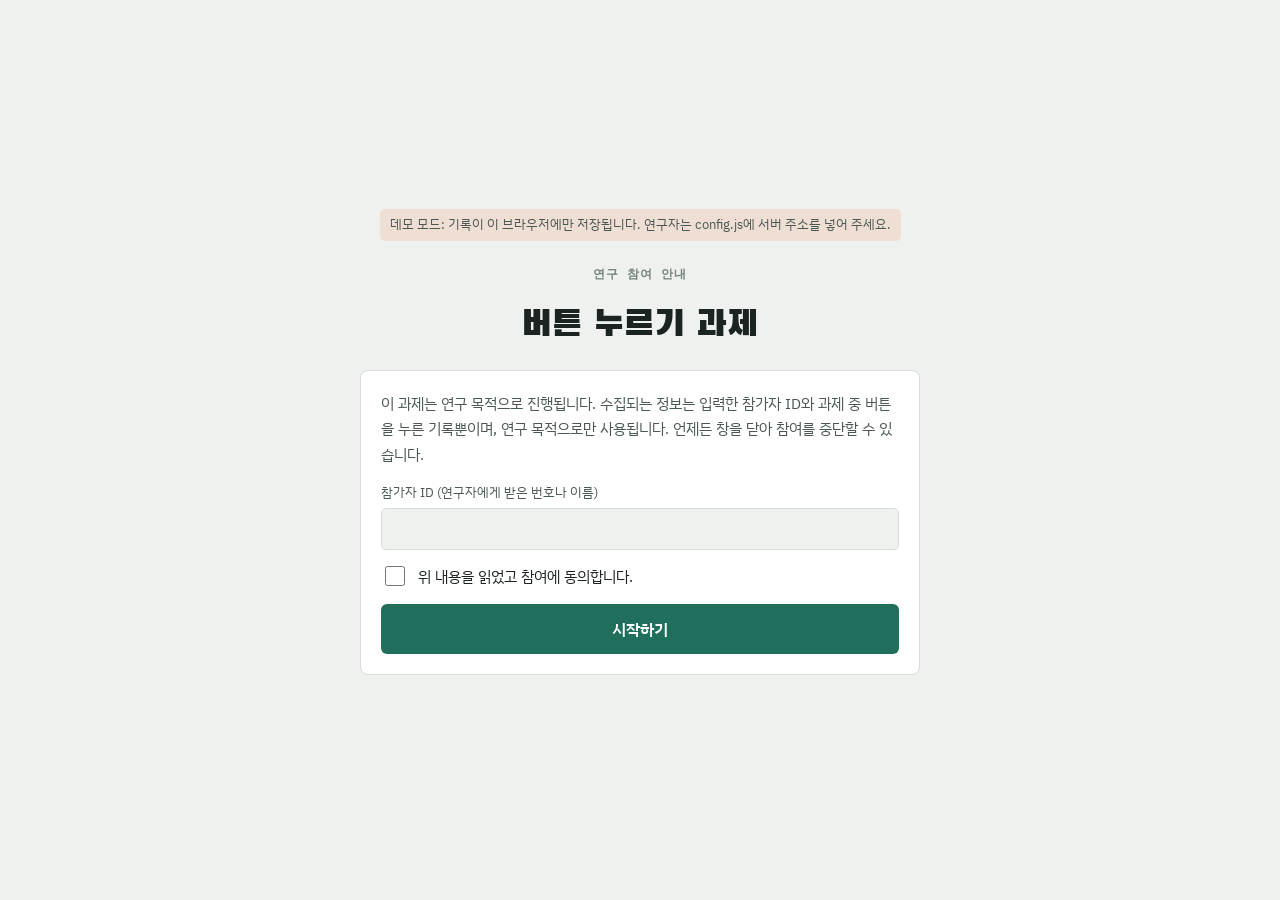
<file: docs/index.html>
<!doctype html>
<html lang="ko">
<head>
<meta charset="utf-8">
<meta name="viewport" content="width=device-width, initial-scale=1, viewport-fit=cover">
<meta name="robots" content="noindex">
<title>버튼 누르기 과제</title>
<link rel="preconnect" href="https://fonts.googleapis.com">
<link rel="preconnect" href="https://fonts.gstatic.com" crossorigin>
<link rel="stylesheet" href="https://fonts.googleapis.com/css2?family=Black+Han+Sans&family=IBM+Plex+Mono:wght@400;600&family=IBM+Plex+Sans+KR:wght@400;500;700&display=swap">
<link rel="stylesheet" href="style.css">
<script src="config.js"></script>
<script src="common.js"></script>
</head>
<body>
<div class="p-wrap">
  <main class="stage" id="stage" aria-live="polite">
    <p class="muted">불러오는 중…</p>
  </main>
</div>

<script>
(() => {
"use strict";
const { probAt, rewardAt, rand, won, pct, esc, errorText, api, demo, LS } = window.BX;
const $ = id => document.getElementById(id);
const stage = $("stage");
const params = new URLSearchParams(location.search);
// ?g=c 또는 ?g=control → 통제 집단, ?g=e 또는 ?g=experimental → 실험 집단, 없으면 서버가 균형 배정
const forcedGroup = ({ c: "control", control: "control", e: "experimental", experimental: "experimental" })[(params.get("g") || params.get("group") || "").toLowerCase()] || null;
const urlPid = (params.get("pid") || "").trim();

let cfg = null;      // 서버에서 받은 실험 조건
let run = null;      // 진행 중인 기록 (새로고침해도 이어지도록 localStorage에 보관)
let busy = false;

const demoBar = demo ? `<div class="demo-bar">데모 모드: 기록이 이 브라우저에만 저장됩니다. 연구자는 config.js에 서버 주소를 넣어 주세요.</div>` : "";
const saveActive = () => LS.set("bx.active", run);
const clearActive = () => { try { localStorage.removeItem("bx.active"); } catch (e) {} };

// ---------- 1. 시작 ----------
async function boot() {
  await flushPending();
  const active = LS.get("bx.active", null);
  if (active && active.runId && !active.endReason) {   // 과제 도중 새로고침한 경우 이어서 진행
    run = active; cfg = run.config; run._t0 = performance.now() - (run.elapsedMs || 0);
    if (run.instructionMs != null) run._t1 = run._t0 + run.instructionMs;
    return run.instructionMs == null ? renderInstructions() : renderPlay("과제를 이어서 진행합니다.");
  }
  const res = await api({ action: "config" });
  if (!res.ok) return renderError(res.error, boot);
  cfg = res.config;
  document.title = cfg.title || document.title;
  if (!cfg.open) return renderMessage("지금은 참여를 받고 있지 않습니다.", "연구자에게 문의해 주세요.");
  const done = LS.get("bx.done", null);
  if (done && !cfg.allowRepeat) return renderDone(done, true);
  renderConsent();
}

function renderError(code, retry) {
  stage.innerHTML = `${demoBar}<div class="warn">${esc(errorText(code))}</div><button class="primary wide" id="retry">다시 시도</button>`;
  $("retry").onclick = retry;
}
function renderMessage(title, body) {
  stage.innerHTML = `${demoBar}<h1>${esc(title)}</h1><p class="muted">${esc(body)}</p>`;
}

// ---------- 2. 동의 + 참가자 ID ----------
function renderConsent(error = "") {
  stage.innerHTML = `${demoBar}
    <div class="eyebrow">연구 참여 안내</div>
    <h1>${esc(cfg.title || "버튼 누르기 과제")}</h1>
    <form class="card" id="consentForm" novalidate>
      <p class="consent">${esc(cfg.consentText)}</p>
      ${urlPid ? `<p class="small">참가자 ID: <b class="num">${esc(urlPid)}</b></p>`
        : `<label class="field" for="pid">참가자 ID (연구자에게 받은 번호나 이름)<input id="pid" autocomplete="off" required maxlength="60"></label>`}
      <label class="check" for="agree"><input type="checkbox" id="agree">위 내용을 읽었고 참여에 동의합니다.</label>
      ${error ? `<div class="warn">${esc(error)}</div>` : ""}
      <button class="primary wide" id="startBtn" type="submit">시작하기</button>
    </form>`;
  $("consentForm").addEventListener("submit", async e => {
    e.preventDefault();
    const pid = urlPid || $("pid").value.trim();
    if (!pid) return renderConsent("참가자 ID를 입력해 주세요.");
    if (!$("agree").checked) return renderConsent("동의 항목에 체크해 주세요.");
    $("startBtn").disabled = true; $("startBtn").textContent = "준비 중…";
    const res = await api({ action: "start", participantId: pid, group: forcedGroup, userAgent: navigator.userAgent });
    if (!res.ok) return renderConsent(errorText(res.error));
    cfg = res.config;
    run = { runId: res.runId, participantId: pid, group: res.group, limit: res.limit, config: cfg, pot: 0, presses: [], instructionMs: null, endReason: null, elapsedMs: 0 };
    run._t0 = performance.now();
    saveActive();
    renderInstructions();
  });
}

// ---------- 3. 안내문 ----------
function renderInstructions() {
  const c = run.config, exp = run.group === "experimental";
  const items = [
    "화면 가운데 버튼을 누를 때마다 돈을 받을 기회가 생깁니다.",
    "누를수록 성공 확률은 낮아지지만, 성공했을 때 받는 돈은 커집니다.",
    `첫 번째 누름은 성공 확률 ${pct(c.p0)}, 성공 시 ${won(c.r0)}입니다. 한 번 누를 때마다 확률은 ${+(c.pStep * 100).toFixed(2)}%p 낮아지고 보상은 ${won(c.rStep)} 올라갑니다.`,
    c.cost ? `버튼을 한 번 누를 때마다 ${won(c.cost)}이 차감됩니다.` : null,
    c.failMode === "lose" ? "실패하면 그때까지 모은 돈을 모두 잃고 과제가 끝납니다." : "실패하면 그 회차에는 돈을 받지 못하지만 계속 누를 수 있습니다.",
    "언제든 '그만하고 받기'를 누르면 모은 돈을 그대로 받습니다.",
    exp ? `버튼은 최대 ${c.cap}번까지 누를 수 있습니다. ${c.cap}번을 모두 누르면 모은 돈을 받고 끝납니다.` : "버튼을 누를 수 있는 횟수에는 제한이 없습니다."
  ].filter(Boolean);
  stage.innerHTML = `${demoBar}
    <div class="eyebrow">과제 안내</div>
    <h1>버튼을 누르는 과제입니다</h1>
    <div class="card"><ul>${items.map(t => `<li>${esc(t)}</li>`).join("")}</ul></div>
    <button class="primary wide" id="beginBtn">이해했습니다. 시작</button>`;
  $("beginBtn").onclick = () => {
    run.instructionMs = Math.round(performance.now() - run._t0);
    run._t1 = performance.now();
    saveActive(); renderPlay();
  };
}

// ---------- 4. 과제 ----------
function renderPlay(flash = "", cls = "") {
  const c = run.config, n = run.presses.length + 1, exp = run.group === "experimental";
  const meta = [];
  if (c.showProb) meta.push(`다음 성공 확률 <b>${pct(probAt(n, c))}</b>`);
  if (c.showReward) meta.push(`다음 성공 보상 <b>${won(rewardAt(n, c))}</b>`);
  if (exp && c.showRemain) meta.push(`남은 기회 <b>${run.limit - run.presses.length}</b> / ${c.cap}`);
  meta.push(`누른 횟수 <b>${run.presses.length}</b>`);
  stage.innerHTML = `${demoBar}
    <div class="pot"><span class="k">지금까지 모은 돈</span><span class="v">${won(run.pot)}</span></div>
    <div class="meta">${meta.map(m => `<span>${m}</span>`).join("")}</div>
    <button class="bigbtn" id="pressBtn" aria-label="버튼 누르기">누르기</button>
    <div class="flash ${cls}">${esc(flash)}</div>
    <button class="wide" id="stopBtn">그만하고 ${won(run.pot)} 받기</button>`;
  $("pressBtn").onclick = press;
  $("stopBtn").onclick = () => finish("stop");
}

function elapsed() { return Math.round(performance.now() - (run._t1 ?? run._t0)); }

function press() {
  if (busy || run.endReason) return;
  busy = true; setTimeout(() => { busy = false; }, 250);   // 연타 오입력 방지
  const c = run.config, n = run.presses.length + 1, p = probAt(n, c), r = rewardAt(n, c), draw = rand();
  const success = draw < p, potBefore = run.pot;
  run.pot = success ? run.pot - c.cost + r : (c.failMode === "lose" ? 0 : run.pot - c.cost);
  run.presses.push({ n, prob: +p.toFixed(6), reward: r, draw: +draw.toFixed(6), success, potBefore, potAfter: run.pot, ms: elapsed() });
  run.elapsedMs = Math.round(performance.now() - run._t0);
  saveActive();
  if (!success && c.failMode === "lose") return finish("fail");
  if (run.presses.length >= run.limit) return finish(run.group === "experimental" ? "cap" : "safety");
  renderPlay(success ? `성공 +${won(r)}` : "실패", success ? "win" : "lose");
}

// ---------- 5. 종료와 저장 ----------
async function finish(reason) {
  run.endReason = reason;
  run.totalMs = Math.round(performance.now() - run._t0);
  const payload = { runId: run.runId, presses: run.presses, endReason: reason, instructionMs: run.instructionMs, totalMs: run.totalMs };
  const done = { runId: run.runId, pot: run.pot, reason, cap: run.config.cap };
  LS.set("bx.done", done);
  queuePending(payload); clearActive();
  renderDone(done, false);
  await flushPending();
  updateSaveStatus();
}

function queuePending(p) { const q = LS.get("bx.pending", []); q.push(p); LS.set("bx.pending", q); }
async function flushPending() {
  const q = LS.get("bx.pending", []), left = [];
  for (const p of q) {
    const res = await api({ action: "finish", run: p });
    if (!res.ok && res.error === "network") left.push(p);
  }
  LS.set("bx.pending", left);
  return left.length === 0;
}
function updateSaveStatus() {
  const el = $("saveMsg"); if (!el) return;
  const left = LS.get("bx.pending", []).length;
  if (!left) { el.textContent = "결과가 저장되었습니다. 이제 창을 닫아도 됩니다."; return; }
  el.innerHTML = `결과를 아직 보내지 못했습니다. 인터넷 연결을 확인한 뒤 다시 보내 주세요. <button id="resend">다시 보내기</button>`;
  $("resend").onclick = async () => { el.textContent = "보내는 중…"; await flushPending(); updateSaveStatus(); };
}

function renderDone(done, revisit) {
  const msg = {
    stop: "그만두기를 선택했습니다.",
    fail: "실패해서 모은 돈을 모두 잃었습니다.",
    cap: `버튼을 누를 수 있는 기회 ${done.cap}번을 모두 사용했습니다.`,
    safety: "과제가 끝났습니다."
  }[done.reason] || "과제가 끝났습니다.";
  stage.innerHTML = `${demoBar}
    <div class="eyebrow">${revisit ? "이미 참여를 마쳤습니다" : "과제 종료"}</div>
    ${revisit ? "" : `<p class="muted" style="font-size:17px">${esc(msg)}</p>`}
    <div class="pot"><span class="k">받는 금액</span><span class="v">${won(done.pot)}</span></div>
    <div style="display:grid;gap:6px;justify-items:center"><span class="small">완료 코드 (연구자에게 알려 주세요)</span><span class="code">${esc(done.runId.slice(0, 6).toUpperCase())}</span></div>
    <p class="muted">참여해 주셔서 감사합니다.</p>
    <p class="small" id="saveMsg" role="status">${revisit ? "" : "결과 저장 중…"}</p>`;
  if (revisit) updateSaveStatus();
}

window.addEventListener("online", async () => { await flushPending(); updateSaveStatus(); });
boot();
})();
</script>
</body>
</html>
</file>
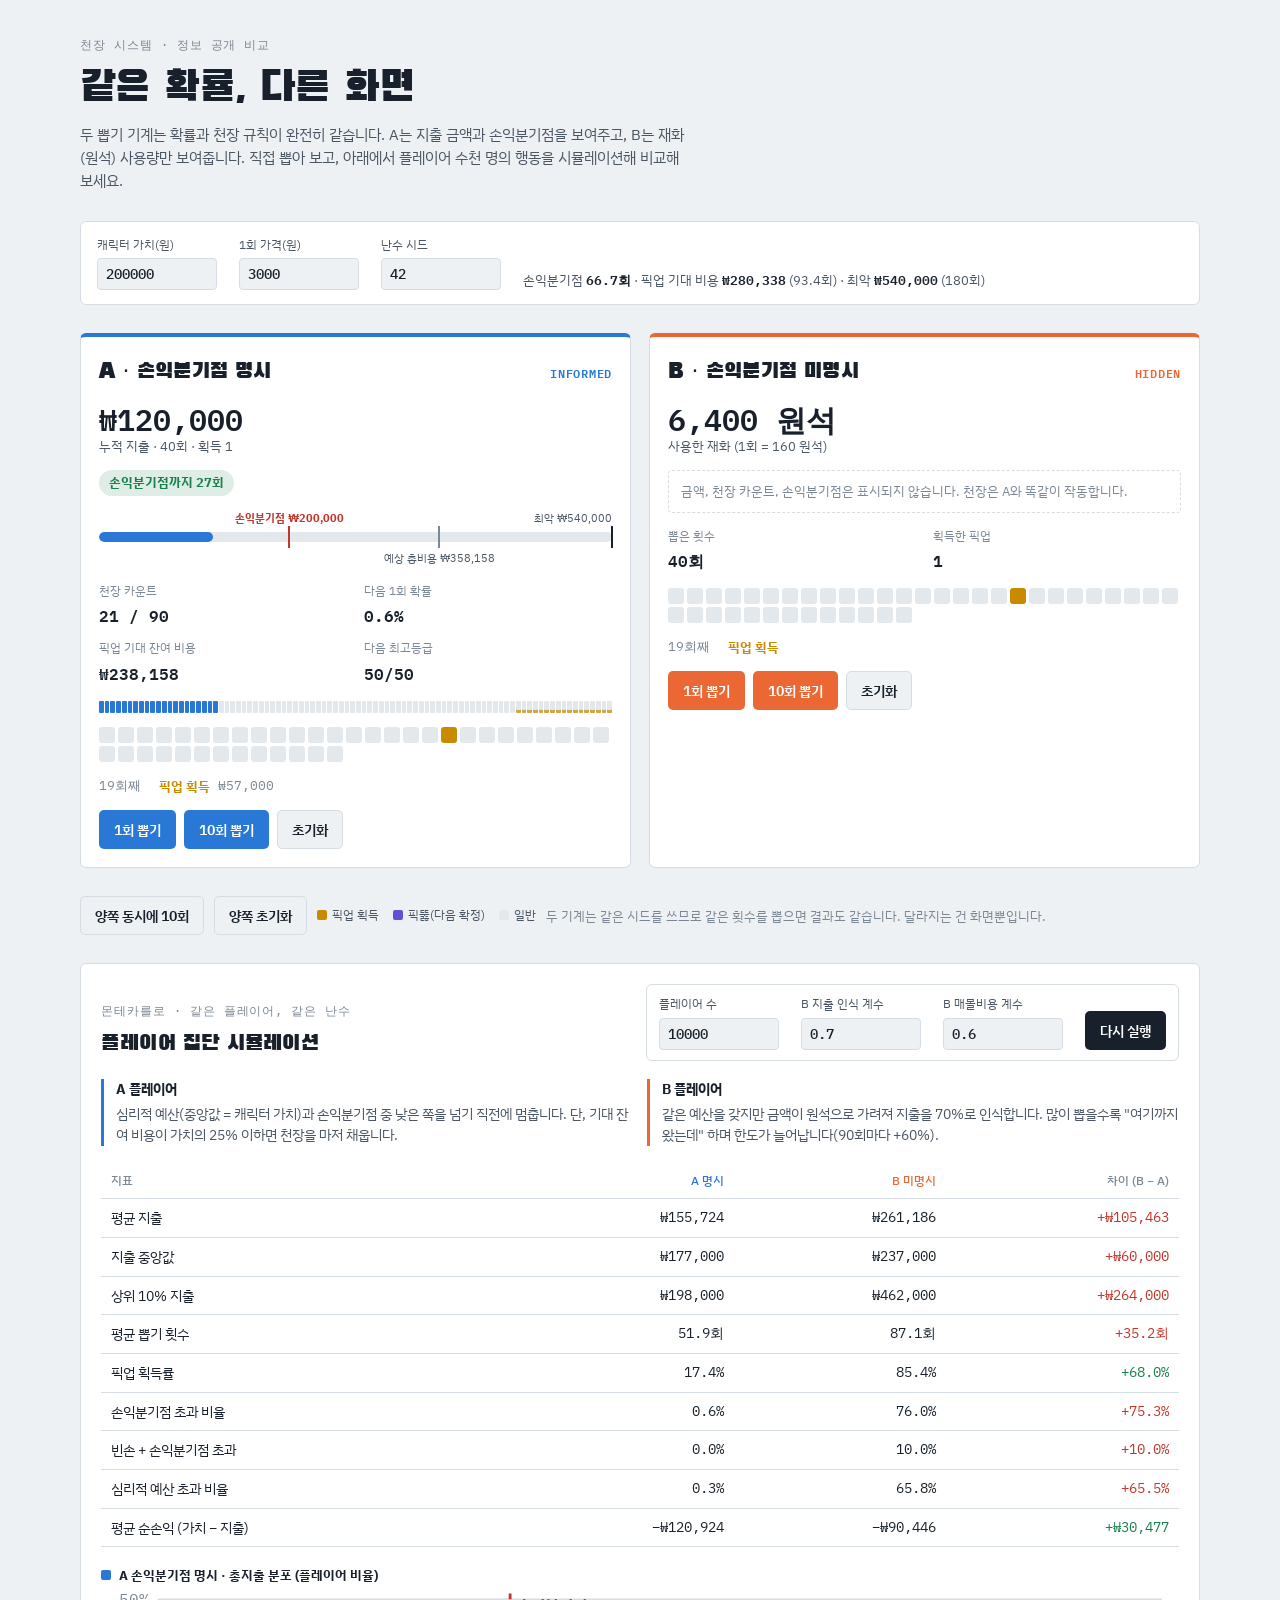
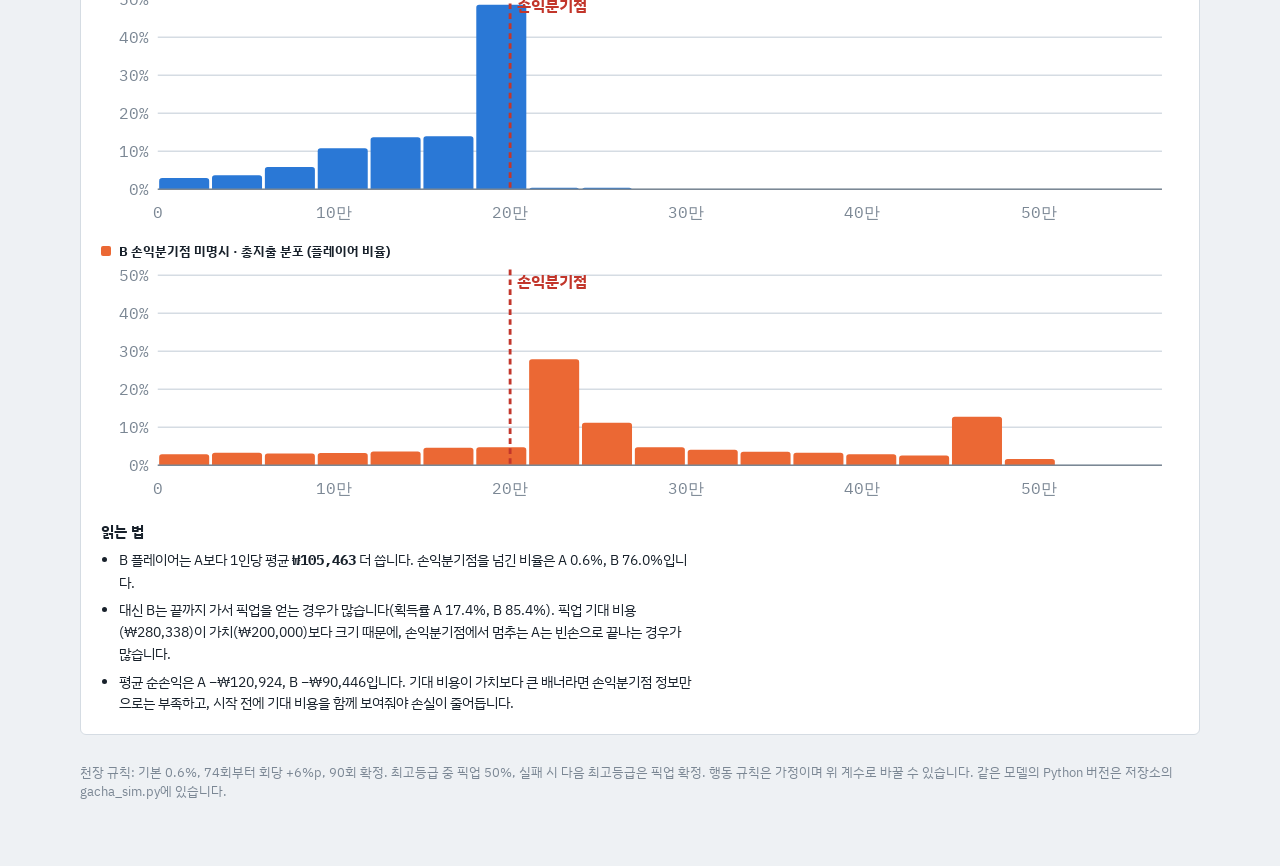
<file: docs/gacha/index.html>
<!doctype html>
<html lang="ko">
<head>
<meta charset="utf-8">
<meta name="viewport" content="width=device-width, initial-scale=1, viewport-fit=cover">
<title>천장 뽑기 비교 실험</title>
<link rel="preconnect" href="https://fonts.googleapis.com">
<link rel="preconnect" href="https://fonts.gstatic.com" crossorigin>
<link rel="stylesheet" href="https://fonts.googleapis.com/css2?family=Black+Han+Sans&family=IBM+Plex+Mono:wght@400;600&family=IBM+Plex+Sans+KR:wght@400;500;700&display=swap">
<style>
/* 레이아웃: 실험 기록지. 같은 기계 두 대(A·B)를 나란히 놓고, 아래에 집단 시뮬레이션 결과를 같은 축으로 비교 */
:root {
  --bg: #eef1f4;
  --paper: #ffffff;
  --ink: #18212b;
  --ink-2: #4a5663;
  --ink-3: #7b8794;
  --line: #d5dce3;
  --a: #2a78d6;      /* A 손익분기점 명시 */
  --b: #eb6834;      /* B 미명시 */
  --gold: #c98a00;   /* 픽업 획득 */
  --gold-bg: #fff3d1;
  --off: #6250d6;    /* 픽뚫 */
  --off-bg: #ece9fb;
  --cell: #e3e8ed;
  --good: #1a7f4b;
  --bad: #c2362b;
  --f-display: "Black Han Sans", "Noto Sans KR", system-ui, sans-serif;
  --f-body: "IBM Plex Sans KR", "Noto Sans KR", "Apple SD Gothic Neo", system-ui, sans-serif;
  --f-mono: "IBM Plex Mono", ui-monospace, "SFMono-Regular", Menlo, monospace;
}
@media (prefers-color-scheme: dark) {
  :root:not([data-theme="light"]) {
    --bg: #12171d; --paper: #1a2129; --ink: #e8edf2; --ink-2: #b3bec9; --ink-3: #85919d; --line: #2e3842;
    --a: #3987e5; --b: #d95926; --gold: #e0a823; --gold-bg: #3a2f12; --off: #9085e9; --off-bg: #2a2547;
    --cell: #26303a; --good: #3fbf7f; --bad: #ef6b5f; color-scheme: dark;
  }
}
:root[data-theme="dark"] {
  --bg: #12171d; --paper: #1a2129; --ink: #e8edf2; --ink-2: #b3bec9; --ink-3: #85919d; --line: #2e3842;
  --a: #3987e5; --b: #d95926; --gold: #e0a823; --gold-bg: #3a2f12; --off: #9085e9; --off-bg: #2a2547;
  --cell: #26303a; --good: #3fbf7f; --bad: #ef6b5f; color-scheme: dark;
}
* { box-sizing: border-box; }
body {
  background: var(--bg); color: var(--ink); font-family: var(--f-body); font-size: 15px; line-height: 1.55;
  padding-left: max(16px, env(safe-area-inset-left, 0px)); padding-right: max(16px, env(safe-area-inset-right, 0px));
  padding-block: 28px 56px;
}
.wrap { max-width: 1120px; margin: 0 auto; display: grid; gap: 28px; }
h1, h2 { font-family: var(--f-display); font-weight: 400; text-wrap: balance; margin: 0; letter-spacing: .01em; }
h1 { font-size: clamp(28px, 4.6vw, 42px); line-height: 1.15; }
h2 { font-size: 22px; }
h3 { font-size: 15px; margin: 0; font-weight: 700; }
p { margin: 0; max-width: 68ch; }
.lede { color: var(--ink-2); }
.eyebrow { font-family: var(--f-mono); font-size: 12px; letter-spacing: .08em; text-transform: uppercase; color: var(--ink-3); }
.num { font-family: var(--f-mono); font-variant-numeric: tabular-nums; }
header { display: grid; gap: 10px; }

/* 공통 설정 */
.params { display: flex; flex-wrap: wrap; gap: 10px 22px; align-items: end; padding: 14px 16px; background: var(--paper); border: 1px solid var(--line); border-radius: 6px; }
.params label { display: grid; gap: 4px; font-size: 12px; color: var(--ink-2); }
.params input { width: 120px; font: 500 14px var(--f-mono); padding: 6px 8px; border: 1px solid var(--line); border-radius: 4px; background: var(--bg); color: var(--ink); }
.params .derived { font-size: 13px; color: var(--ink-2); flex: 1 1 260px; min-width: 0; }
.params .derived b { color: var(--ink); font-family: var(--f-mono); font-weight: 600; }

/* 기계 두 대 */
.machines { display: grid; grid-template-columns: repeat(auto-fit, minmax(300px, 1fr)); gap: 18px; }
.machine { background: var(--paper); border: 1px solid var(--line); border-radius: 6px; padding: 18px; display: grid; gap: 14px; align-content: start; min-width: 0; border-top: 4px solid var(--tone); }
.machine.a { --tone: var(--a); }
.machine.b { --tone: var(--b); }
.mhead { display: flex; justify-content: space-between; align-items: baseline; gap: 10px; flex-wrap: wrap; }
.tag { font: 600 12px var(--f-mono); color: var(--tone); letter-spacing: .06em; }
.big { font: 600 30px var(--f-mono); font-variant-numeric: tabular-nums; line-height: 1.1; }
.sub { font-size: 13px; color: var(--ink-2); }
.stats { display: grid; grid-template-columns: repeat(2, minmax(0, 1fr)); gap: 10px 16px; }
.stat { display: grid; gap: 2px; }
.stat .k { font-size: 12px; color: var(--ink-3); }
.stat .v { font: 600 16px var(--f-mono); font-variant-numeric: tabular-nums; }
.pill { display: inline-flex; align-items: center; gap: 6px; padding: 3px 10px; border-radius: 999px; font-size: 12.5px; font-weight: 700; width: fit-content; }
.pill.ok { background: color-mix(in srgb, var(--good) 14%, transparent); color: var(--good); }
.pill.over { background: color-mix(in srgb, var(--bad) 14%, transparent); color: var(--bad); }
.pill.near { background: var(--gold-bg); color: var(--gold); }

/* 지출 눈금자 (A 전용) */
.ruler { position: relative; height: 54px; margin-top: 4px; }
.ruler .track { position: absolute; left: 0; right: 0; top: 18px; height: 10px; background: var(--cell); border-radius: 5px; overflow: hidden; }
.ruler .fill { height: 100%; width: 0; background: var(--a); border-radius: 5px; transition: width .25s ease; }
.ruler .mark { position: absolute; top: 12px; width: 2px; height: 22px; background: var(--ink); transform: translateX(-1px); }
.ruler .mark.be { background: var(--bad); }
.ruler .mark.ex { background: var(--ink-3); }
.ruler .mlabel { position: absolute; top: 36px; font-size: 11px; white-space: nowrap; color: var(--ink-2); transform: translateX(-50%); }
.ruler .mlabel.be { color: var(--bad); font-weight: 700; top: -4px; }
.ruler .mlabel.max { top: -4px; }
.ruler .mlabel.right { transform: translateX(-100%); }
.ruler .mlabel.left { transform: none; }

.pitybar { display: grid; grid-template-columns: repeat(90, 1fr); gap: 1px; height: 12px; }
.pitybar i { background: var(--cell); border-radius: 1px; }
.pitybar i.on { background: var(--tone); }
.pitybar i.soft { box-shadow: inset 0 -3px 0 color-mix(in srgb, var(--gold) 70%, transparent); }

.hidden-note { font-size: 13px; color: var(--ink-3); padding: 10px 12px; border: 1px dashed var(--line); border-radius: 4px; }

.log { display: flex; flex-wrap: wrap; gap: 3px; min-height: 22px; }
.log span { width: 16px; height: 16px; border-radius: 3px; background: var(--cell); }
.log span.featured { background: var(--gold); }
.log span.off { background: var(--off); }
.legend { display: flex; flex-wrap: wrap; gap: 4px 14px; font-size: 12px; color: var(--ink-2); }
.legend i { display: inline-block; width: 10px; height: 10px; border-radius: 2px; margin-right: 5px; vertical-align: -1px; }

.events { display: grid; gap: 4px; font-size: 13px; max-height: 120px; overflow-y: auto; }
.events div { display: flex; gap: 8px; }
.events .n { font-family: var(--f-mono); color: var(--ink-3); min-width: 52px; }
.events .featured { color: var(--gold); font-weight: 700; }
.events .off { color: var(--off); font-weight: 700; }

.btns { display: flex; flex-wrap: wrap; gap: 8px; }
button { font: 600 14px var(--f-body); padding: 9px 14px; border-radius: 5px; border: 1px solid var(--line); background: var(--bg); color: var(--ink); cursor: pointer; }
button.primary { background: var(--tone, var(--ink)); border-color: transparent; color: #fff; }
button:hover { filter: brightness(1.06); }
button:focus-visible, input:focus-visible { outline: 2px solid var(--ink); outline-offset: 2px; }
.both { display: flex; flex-wrap: wrap; gap: 10px; align-items: center; }
.both p { font-size: 13px; color: var(--ink-3); }

/* 집단 시뮬레이션 */
section.sim { background: var(--paper); border: 1px solid var(--line); border-radius: 6px; padding: 20px; display: grid; gap: 18px; min-width: 0; }
.simhead { display: flex; flex-wrap: wrap; justify-content: space-between; gap: 12px; align-items: end; }
.behav { display: grid; grid-template-columns: repeat(auto-fit, minmax(260px, 1fr)); gap: 14px; }
.behav > div { display: block; font-size: 13.5px; color: var(--ink-2); padding-left: 12px; border-left: 3px solid var(--tone); }
.behav .a { --tone: var(--a); } .behav .b { --tone: var(--b); }
.behav b { color: var(--ink); display: block; margin-bottom: 4px; }
.tablewrap { overflow-x: auto; }
table { border-collapse: collapse; width: 100%; min-width: 520px; font-size: 14px; }
th, td { padding: 8px 10px; border-bottom: 1px solid var(--line); text-align: right; }
th:first-child, td:first-child { text-align: left; }
thead th { font-size: 12px; color: var(--ink-3); font-weight: 500; }
thead th.a { color: var(--a); } thead th.b { color: var(--b); }
td { font-family: var(--f-mono); font-variant-numeric: tabular-nums; }
td:first-child { font-family: var(--f-body); }
td.diff.up { color: var(--bad); } td.diff.down { color: var(--good); }
.charts { display: grid; gap: 14px; }
.chart { position: relative; }
.chart svg { display: block; width: 100%; height: auto; overflow: visible; }
.chart .ttl { font-size: 13px; font-weight: 700; display: flex; gap: 8px; align-items: center; }
.chart .ttl i { width: 10px; height: 10px; border-radius: 2px; background: var(--tone); }
.chart.a { --tone: var(--a); } .chart.b { --tone: var(--b); }
.tip { position: absolute; pointer-events: none; background: var(--ink); color: var(--paper); font-size: 12px; padding: 6px 8px; border-radius: 4px; white-space: nowrap; transform: translate(-50%, -110%); }
.findings { display: grid; gap: 6px; font-size: 14px; }
.findings li { max-width: 72ch; }
.findings ul { margin: 0; padding-left: 18px; display: grid; gap: 6px; }
footer { font-size: 12.5px; color: var(--ink-3); }
@media (prefers-reduced-motion: reduce) { .ruler .fill { transition: none; } }
</style>
</head>
<body>
<div class="wrap">
  <header>
    <div class="eyebrow">천장 시스템 · 정보 공개 비교</div>
    <h1>같은 확률, 다른 화면</h1>
    <p class="lede">두 뽑기 기계는 확률과 천장 규칙이 완전히 같습니다. A는 지출 금액과 손익분기점을 보여주고, B는 재화(원석) 사용량만 보여줍니다. 직접 뽑아 보고, 아래에서 플레이어 수천 명의 행동을 시뮬레이션해 비교해 보세요.</p>
  </header>

  <div class="params" role="group" aria-label="공통 설정">
    <label for="pValue">캐릭터 가치(원)<input id="pValue" type="number" step="10000" min="10000" value="200000"></label>
    <label for="pCost">1회 가격(원)<input id="pCost" type="number" step="100" min="100" value="3000"></label>
    <label for="pSeed">난수 시드<input id="pSeed" type="number" step="1" value="42"></label>
    <div class="derived" id="derived"></div>
  </div>

  <div class="machines">
    <article class="machine a" aria-labelledby="ta">
      <div class="mhead"><h2 id="ta">A · 손익분기점 명시</h2><span class="tag">INFORMED</span></div>
      <div>
        <div class="big" id="aSpent">₩0</div>
        <div class="sub" id="aSpentSub">누적 지출</div>
      </div>
      <span class="pill ok" id="aState">손익분기점까지 67회</span>
      <div class="ruler" id="aRuler" aria-hidden="true">
        <div class="track"><div class="fill" id="aFill"></div></div>
      </div>
      <div class="stats">
        <div class="stat"><span class="k">천장 카운트</span><span class="v" id="aPity">0 / 90</span></div>
        <div class="stat"><span class="k">다음 1회 확률</span><span class="v" id="aRate">0.6%</span></div>
        <div class="stat"><span class="k">픽업 기대 잔여 비용</span><span class="v" id="aRemain">-</span></div>
        <div class="stat"><span class="k">다음 최고등급</span><span class="v" id="aGuar">50/50</span></div>
      </div>
      <div class="pitybar" id="aPityBar" aria-hidden="true"></div>
      <div class="log" id="aLog" aria-label="최근 뽑기 결과"></div>
      <div class="events" id="aEvents"></div>
      <div class="btns">
        <button class="primary" id="aPull1">1회 뽑기</button>
        <button class="primary" id="aPull10">10회 뽑기</button>
        <button id="aReset">초기화</button>
      </div>
    </article>

    <article class="machine b" aria-labelledby="tb">
      <div class="mhead"><h2 id="tb">B · 손익분기점 미명시</h2><span class="tag">HIDDEN</span></div>
      <div>
        <div class="big" id="bGems">0 원석</div>
        <div class="sub">사용한 재화 (1회 = 160 원석)</div>
      </div>
      <div class="hidden-note">금액, 천장 카운트, 손익분기점은 표시되지 않습니다. 천장은 A와 똑같이 작동합니다.</div>
      <div class="stats">
        <div class="stat"><span class="k">뽑은 횟수</span><span class="v" id="bPulls">0회</span></div>
        <div class="stat"><span class="k">획득한 픽업</span><span class="v" id="bGot">0</span></div>
      </div>
      <div class="log" id="bLog" aria-label="최근 뽑기 결과"></div>
      <div class="events" id="bEvents"></div>
      <div class="btns">
        <button class="primary" id="bPull1">1회 뽑기</button>
        <button class="primary" id="bPull10">10회 뽑기</button>
        <button id="bReset">초기화</button>
      </div>
    </article>
  </div>

  <div class="both">
    <button id="bothPull10">양쪽 동시에 10회</button>
    <button id="bothReset">양쪽 초기화</button>
    <div class="legend"><span><i style="background:var(--gold)"></i>픽업 획득</span><span><i style="background:var(--off)"></i>픽뚫(다음 확정)</span><span><i style="background:var(--cell)"></i>일반</span></div>
    <p>두 기계는 같은 시드를 쓰므로 같은 횟수를 뽑으면 결과도 같습니다. 달라지는 건 화면뿐입니다.</p>
  </div>

  <section class="sim" aria-labelledby="ts">
    <div class="simhead">
      <div style="display:grid;gap:6px">
        <div class="eyebrow">몬테카를로 · 같은 플레이어, 같은 난수</div>
        <h2 id="ts">플레이어 집단 시뮬레이션</h2>
      </div>
      <div class="params" style="padding:10px 12px">
        <label for="sN">플레이어 수<input id="sN" type="number" min="500" step="500" value="10000"></label>
        <label for="sPerceive">B 지출 인식 계수<input id="sPerceive" type="number" min="0.1" max="1.5" step="0.05" value="0.7"></label>
        <label for="sSunk">B 매몰비용 계수<input id="sSunk" type="number" min="0" max="3" step="0.1" value="0.6"></label>
        <button id="runSim" style="--tone:var(--ink)" class="primary">다시 실행</button>
      </div>
    </div>

    <div class="behav">
      <div class="a"><b>A 플레이어</b>심리적 예산(중앙값 = 캐릭터 가치)과 손익분기점 중 낮은 쪽을 넘기 직전에 멈춥니다. 단, 기대 잔여 비용이 가치의 25% 이하면 천장을 마저 채웁니다.</div>
      <div class="b"><b>B 플레이어</b>같은 예산을 갖지만 금액이 원석으로 가려져 지출을 <span id="perceiveTxt">70%</span>로 인식합니다. 많이 뽑을수록 "여기까지 왔는데" 하며 한도가 늘어납니다(90회마다 +<span id="sunkTxt">60%</span>).</div>
    </div>

    <div class="tablewrap"><table id="simTable" aria-label="A와 B 비교 지표"></table></div>

    <div class="charts" id="charts"></div>

    <div class="findings" id="findings"></div>
  </section>

  <footer>천장 규칙: 기본 0.6%, 74회부터 회당 +6%p, 90회 확정. 최고등급 중 픽업 50%, 실패 시 다음 최고등급은 픽업 확정. 행동 규칙은 가정이며 위 계수로 바꿀 수 있습니다. 같은 모델의 Python 버전은 저장소의 gacha_sim.py에 있습니다.</footer>
</div>

<script>
(() => {
"use strict";
// ---------- 천장 시스템 (두 버전 공통) ----------
const CFG = { base: 0.006, softStart: 74, softStep: 0.06, hard: 90, featured: 0.5, guarantee: true, gems: 160 };
const rate = k => k >= CFG.hard ? 1 : k >= CFG.softStart ? Math.min(1, CFG.base + (k - CFG.softStart + 1) * CFG.softStep) : CFG.base;

function mulberry32(a) {
  return () => { a |= 0; a = a + 0x6D2B79F5 | 0; let t = Math.imul(a ^ a >>> 15, 1 | a); t = t + Math.imul(t ^ t >>> 7, 61 | t) ^ t; return ((t ^ t >>> 14) >>> 0) / 4294967296; };
}

class Banner {
  constructor(rng) { this.rng = rng; this.pity = 0; this.guaranteed = false; this.pulls = 0; }
  pull() {
    this.pulls++; this.pity++;
    if (this.rng() < rate(this.pity)) {
      this.pity = 0;
      if (this.guaranteed || this.rng() < CFG.featured) { this.guaranteed = false; return "featured"; }
      this.guaranteed = CFG.guarantee; return "off";
    }
    return "common";
  }
}

// 천장 카운트 k에서 픽업까지 기대 잔여 횟수 [확정 아님, 확정]
function expectedTable() {
  const h = CFG.hard, f = new Array(h + 1).fill(0);
  for (let k = h - 1; k >= 0; k--) f[k] = 1 + (1 - rate(k + 1)) * f[k + 1];
  const miss = CFG.guarantee ? f[0] : f[0] / CFG.featured;
  return [f.slice(0, h).map(x => x + (1 - CFG.featured) * miss), f.slice(0, h)];
}
const E = expectedTable();

// ---------- 화면 공통 ----------
const $ = id => document.getElementById(id);
const won = x => (x < 0 ? "−₩" : "₩") + Math.abs(Math.round(x)).toLocaleString("ko-KR");
const params = () => ({
  value: Math.max(10000, +$("pValue").value || 200000),
  cost: Math.max(100, +$("pCost").value || 3000),
  seed: Math.trunc(+$("pSeed").value || 0)
});

function renderDerived() {
  const p = params(), be = p.value / p.cost, maxP = CFG.hard * 2;
  $("derived").innerHTML = `손익분기점 <b>${be.toFixed(1)}회</b> · 픽업 기대 비용 <b>${won(E[0][0] * p.cost)}</b> (${E[0][0].toFixed(1)}회) · 최악 <b>${won(maxP * p.cost)}</b> (${maxP}회)`;
}

// ---------- 기계 ----------
function makeMachine(key) {
  const m = { key, banner: null, log: [], events: [], got: 0 };
  m.reset = () => { m.banner = new Banner(mulberry32(params().seed)); m.log = []; m.events = []; m.got = 0; m.render(); };
  m.pull = n => {
    for (let i = 0; i < n; i++) {
      const r = m.banner.pull();
      m.log.push(r);
      if (r !== "common") m.events.unshift({ n: m.banner.pulls, r });
      if (r === "featured") m.got++;
    }
    m.render();
  };
  m.render = () => (key === "a" ? renderA : renderB)(m);
  return m;
}

function renderLog(el, log) {
  el.innerHTML = log.slice(-60).map(r => `<span class="${r}" title="${r === "featured" ? "픽업" : r === "off" ? "픽뚫" : "일반"}"></span>`).join("");
}
function renderEvents(el, events, p, showMoney) {
  el.innerHTML = events.length ? events.map(e =>
    `<div><span class="n">${e.n}회째</span><span class="${e.r}">${e.r === "featured" ? "픽업 획득" : "픽뚫 · 다음은 확정"}</span>${showMoney ? `<span class="num" style="color:var(--ink-3)">${won(e.n * p.cost)}</span>` : ""}</div>`).join("")
    : `<div style="color:var(--ink-3)">아직 최고등급이 나오지 않았습니다.</div>`;
}

const pityBars = {};
function buildPityBar(id) {
  const el = $(id);
  el.innerHTML = Array.from({ length: CFG.hard }, (_, i) => `<i class="${i + 1 >= CFG.softStart ? "soft" : ""}"></i>`).join("");
  pityBars[id] = [...el.children];
}

function renderA(m) {
  const p = params(), b = m.banner, spent = b.pulls * p.cost, beSpend = p.value;
  const scaleMax = Math.max(CFG.hard * 2 * p.cost, spent, beSpend);
  $("aSpent").textContent = won(spent);
  $("aSpentSub").textContent = `누적 지출 · ${b.pulls}회 · 획득 ${m.got}`;
  const remain = (b.guaranteed ? E[1] : E[0])[b.pity] * p.cost;
  const toBe = Math.ceil((beSpend - spent) / p.cost);
  const st = $("aState");
  if (spent > beSpend) { st.className = "pill over"; st.textContent = `손익분기점 ${won(spent - beSpend)} 초과`; }
  else if (toBe <= 10) { st.className = "pill near"; st.textContent = `손익분기점까지 ${toBe}회`; }
  else { st.className = "pill ok"; st.textContent = `손익분기점까지 ${toBe}회`; }
  $("aPity").textContent = `${b.pity} / ${CFG.hard}`;
  $("aRate").textContent = (rate(b.pity + 1) * 100).toFixed(1) + "%";
  $("aRemain").textContent = won(remain);
  $("aGuar").textContent = b.guaranteed ? "픽업 확정" : "50/50";
  $("aFill").style.width = Math.min(100, spent / scaleMax * 100) + "%";
  // 눈금: 손익분기점, 현재 기준 기대 총비용, 최악
  const ruler = $("aRuler");
  ruler.querySelectorAll(".mark,.mlabel").forEach(e => e.remove());
  const marks = [
    { v: beSpend, cls: "be", text: `손익분기점 ${won(beSpend)}` },
    { v: spent + remain, cls: "ex", text: `예상 총비용 ${won(spent + remain)}` },
    { v: CFG.hard * 2 * p.cost, cls: "max", text: `최악 ${won(CFG.hard * 2 * p.cost)}` }
  ];
  for (const mk of marks) {
    const x = Math.min(100, mk.v / scaleMax * 100);
    ruler.insertAdjacentHTML("beforeend", `<div class="mark ${mk.cls}" style="left:${x}%"></div><div class="mlabel ${mk.cls} ${x > 80 ? "right" : x < 15 ? "left" : ""}" style="left:${x}%">${mk.text}</div>`);
  }
  pityBars.aPityBar.forEach((c, i) => c.classList.toggle("on", i < b.pity));
  renderLog($("aLog"), m.log);
  renderEvents($("aEvents"), m.events, p, true);
}

function renderB(m) {
  const b = m.banner;
  $("bGems").textContent = (b.pulls * CFG.gems).toLocaleString("ko-KR") + " 원석";
  $("bPulls").textContent = b.pulls + "회";
  $("bGot").textContent = m.got;
  renderLog($("bLog"), m.log);
  renderEvents($("bEvents"), m.events, params(), false);
}

// ---------- 플레이어 행동 모델 ----------
function gauss(rng) { let u = 0, v = 0; while (u === 0) u = rng(); while (v === 0) v = rng(); return Math.sqrt(-2 * Math.log(u)) * Math.cos(2 * Math.PI * v); }

function wantsNext(version, b, p, beh, budget) {
  const nextSpent = (b.pulls + 1) * p.cost;
  if (version === "A") {
    const remaining = (b.guaranteed ? E[1] : E[0])[b.pity] * p.cost;
    return nextSpent <= Math.min(budget, p.value) || remaining <= beh.finish * p.value;
  }
  return nextSpent * beh.perceive <= budget * (1 + beh.sunk * b.pulls / CFG.hard);
}

function play(version, p, beh, budget, rng) {
  const b = new Banner(rng); let r = "common";
  while (wantsNext(version, b, p, beh, budget)) { r = b.pull(); if (r === "featured") break; }
  const spent = b.pulls * p.cost, got = r === "featured";
  return { spent, got, pulls: b.pulls, budget, net: (got ? p.value : 0) - spent };
}

function simulate(n, p, beh) {
  const brng = mulberry32(p.seed ^ 0x9e3779b9), out = { A: [], B: [] };
  for (let i = 0; i < n; i++) {
    const budget = p.value * Math.exp(gauss(brng) * 0.45);
    for (const v of ["A", "B"]) out[v].push(play(v, p, beh, budget, mulberry32(p.seed * 1000003 + i)));
  }
  return out;
}

function summarize(rs, p) {
  const n = rs.length, s = rs.map(r => r.spent).sort((a, b) => a - b);
  const pct = f => 100 * rs.filter(f).length / n;
  return [
    ["평균 지출", rs.reduce((a, r) => a + r.spent, 0) / n, "won"],
    ["지출 중앙값", s[n >> 1], "won"],
    ["상위 10% 지출", s[Math.floor(n * 0.9)], "won"],
    ["평균 뽑기 횟수", rs.reduce((a, r) => a + r.pulls, 0) / n, "x"],
    ["픽업 획득률", pct(r => r.got), "%"],
    ["손익분기점 초과 비율", pct(r => r.spent > p.value), "%"],
    ["빈손 + 손익분기점 초과", pct(r => !r.got && r.spent > p.value), "%"],
    ["심리적 예산 초과 비율", pct(r => r.spent > r.budget), "%"],
    ["평균 순손익 (가치 − 지출)", rs.reduce((a, r) => a + r.net, 0) / n, "won"]
  ];
}

const fmt = (v, u) => u === "won" ? won(v) : u === "%" ? v.toFixed(1) + "%" : v.toFixed(1) + "회";
const fmtDiff = (v, u) => (v >= 0 ? "+" : "−") + fmt(Math.abs(v), u);

// 지출이 늘면 나쁨(빨강), 획득률·순손익이 늘면 좋음(초록)
const higherIsBetter = new Set(["픽업 획득률", "평균 순손익 (가치 − 지출)"]);

function renderTable(sa, sb) {
  $("simTable").innerHTML = `<thead><tr><th>지표</th><th class="a">A 명시</th><th class="b">B 미명시</th><th>차이 (B − A)</th></tr></thead><tbody>` +
    sa.map((row, i) => {
      const [k, va, u] = row, vb = sb[i][1], d = vb - va;
      const bad = higherIsBetter.has(k) ? d < 0 : d > 0;
      return `<tr><td>${k}</td><td>${fmt(va, u)}</td><td>${fmt(vb, u)}</td><td class="diff ${Math.abs(d) < 1e-9 ? "" : bad ? "up" : "down"}">${fmtDiff(d, u)}</td></tr>`;
    }).join("") + `</tbody>`;
}

// 지출 분포 히스토그램 (A·B 같은 x축, 같은 y축)
function renderCharts(res, p) {
  const maxSpend = CFG.hard * 2 * p.cost, binW = 10 * p.cost, nb = Math.ceil(maxSpend / binW) + 1;
  const bins = v => { const h = new Array(nb).fill(0); res[v].forEach(r => h[Math.min(nb - 1, Math.floor(r.spent / binW))]++); return h.map(c => 100 * c / res[v].length); };
  const H = { A: bins("A"), B: bins("B") }, yMax = Math.ceil(Math.max(...H.A, ...H.B) / 5) * 5 || 5;
  const W = 760, Ht = 170, L = 40, R = 12, T = 10, Bm = 26, pw = W - L - R, ph = Ht - T - Bm;
  const x = s => L + s / (nb * binW) * pw, y = v => T + ph - v / yMax * ph;
  const be = p.value;
  $("charts").innerHTML = "";
  for (const v of ["A", "B"]) {
    const div = document.createElement("div");
    div.className = "chart " + v.toLowerCase();
    let g = "";
    for (let t = 0; t <= yMax; t += yMax / 5) g += `<line x1="${L}" x2="${W - R}" y1="${y(t)}" y2="${y(t)}" stroke="var(--line)" stroke-width="1"/><text x="${L - 6}" y="${y(t) + 4}" text-anchor="end" font-size="11" fill="var(--ink-3)" font-family="var(--f-mono)">${t}%</text>`;
    const tickStep = 100000;
    for (let s = 0; s <= nb * binW; s += tickStep) g += `<text x="${x(s)}" y="${Ht - 6}" text-anchor="middle" font-size="11" fill="var(--ink-3)" font-family="var(--f-mono)">${s === 0 ? "0" : (s / 10000) + "만"}</text>`;
    const bw = pw / nb;
    H[v].forEach((c, i) => {
      if (c <= 0) return;
      const top = y(c), hgt = Math.max(1, T + ph - top);
      g += `<path d="M${x(i * binW) + 1},${T + ph} v${-(hgt - 2)} q0,-2 2,-2 h${bw - 6} q2,0 2,2 v${hgt - 2} z" fill="var(--tone)" />`;
      g += `<rect x="${x(i * binW)}" y="${T}" width="${bw}" height="${ph}" fill="transparent" data-i="${i}" data-c="${c.toFixed(1)}"/>`;
    });
    g += `<line x1="${x(be)}" x2="${x(be)}" y1="${T - 4}" y2="${T + ph}" stroke="var(--bad)" stroke-width="2" stroke-dasharray="4 3"/>`;
    g += `<text x="${x(be) + 5}" y="${T + 8}" font-size="11" fill="var(--bad)" font-weight="700">손익분기점</text>`;
    g += `<line x1="${L}" x2="${W - R}" y1="${T + ph}" y2="${T + ph}" stroke="var(--ink-3)" stroke-width="1"/>`;
    div.innerHTML = `<div class="ttl"><i></i>${v === "A" ? "A 손익분기점 명시" : "B 손익분기점 미명시"} · 총지출 분포 (플레이어 비율)</div><svg viewBox="0 0 ${W} ${Ht}" role="img" aria-label="${v} 총지출 분포">${g}</svg>`;
    const tip = document.createElement("div"); tip.className = "tip"; tip.hidden = true; div.appendChild(tip);
    div.querySelector("svg").addEventListener("mousemove", e => {
      const t = e.target.closest("rect[data-i]"); if (!t) { tip.hidden = true; return; }
      const i = +t.dataset.i, box = div.getBoundingClientRect();
      tip.textContent = `${won(i * binW)} ~ ${won((i + 1) * binW)} · ${t.dataset.c}%`;
      tip.style.left = (e.clientX - box.left) + "px"; tip.style.top = (e.clientY - box.top) + "px"; tip.hidden = false;
    });
    div.querySelector("svg").addEventListener("mouseleave", () => tip.hidden = true);
    $("charts").appendChild(div);
  }
}

function renderFindings(sa, sb, p) {
  const g = (s, k) => s.find(r => r[0] === k)[1];
  const dSpend = g(sb, "평균 지출") - g(sa, "평균 지출");
  const overA = g(sa, "손익분기점 초과 비율"), overB = g(sb, "손익분기점 초과 비율");
  const gotA = g(sa, "픽업 획득률"), gotB = g(sb, "픽업 획득률");
  const netA = g(sa, "평균 순손익 (가치 − 지출)"), netB = g(sb, "평균 순손익 (가치 − 지출)");
  const expCost = E[0][0] * p.cost;
  $("findings").innerHTML = `<h3>읽는 법</h3><ul>
    <li>B 플레이어는 A보다 1인당 평균 <b class="num">${won(Math.abs(dSpend))}</b> ${dSpend >= 0 ? "더" : "덜"} 씁니다. 손익분기점을 넘긴 비율은 A ${overA.toFixed(1)}%, B ${overB.toFixed(1)}%입니다.</li>
    <li>대신 B는 끝까지 가서 픽업을 얻는 경우가 많습니다(획득률 A ${gotA.toFixed(1)}%, B ${gotB.toFixed(1)}%). 픽업 기대 비용(${won(expCost)})이 가치(${won(p.value)})${expCost > p.value ? "보다 크기" : "보다 작기"} 때문에, 손익분기점에서 멈추는 A는 ${expCost > p.value ? "빈손으로 끝나는 경우가 많습니다" : "대부분 그 안에 획득합니다"}.</li>
    <li>평균 순손익은 A ${won(netA)}, B ${won(netB)}입니다. ${expCost > p.value ? "기대 비용이 가치보다 큰 배너라면 손익분기점 정보만으로는 부족하고, 시작 전에 기대 비용을 함께 보여줘야 손실이 줄어듭니다." : "기대 비용이 가치보다 작은 배너에서는 정보 공개가 지출과 손실을 함께 줄입니다."}</li>
  </ul>`;
}

function runSim() {
  const p = params();
  const beh = { perceive: Math.max(0.05, +$("sPerceive").value || 0.7), sunk: Math.max(0, +$("sSunk").value || 0), finish: 0.25 };
  const n = Math.min(100000, Math.max(500, Math.trunc(+$("sN").value || 10000)));
  $("perceiveTxt").textContent = Math.round(beh.perceive * 100) + "%";
  $("sunkTxt").textContent = Math.round(beh.sunk * 100) + "%";
  const res = simulate(n, p, beh), sa = summarize(res.A, p), sb = summarize(res.B, p);
  renderTable(sa, sb); renderCharts(res, p); renderFindings(sa, sb, p);
}

// ---------- 연결 ----------
buildPityBar("aPityBar");
const A = makeMachine("a"), B = makeMachine("b");
$("aPull1").onclick = () => A.pull(1); $("aPull10").onclick = () => A.pull(10); $("aReset").onclick = A.reset;
$("bPull1").onclick = () => B.pull(1); $("bPull10").onclick = () => B.pull(10); $("bReset").onclick = B.reset;
$("bothPull10").onclick = () => { A.pull(10); B.pull(10); };
$("bothReset").onclick = () => { A.reset(); B.reset(); };
$("runSim").onclick = runSim;
for (const id of ["pValue", "pCost", "pSeed"]) $(id).addEventListener("change", () => { renderDerived(); A.reset(); B.reset(); runSim(); });

renderDerived();
A.reset(); B.reset();
// 예시 상태: 양쪽 모두 40회 뽑은 상태로 시작
A.pull(40); B.pull(40);
runSim();
})();
</script>
</body>
</html>
</file>
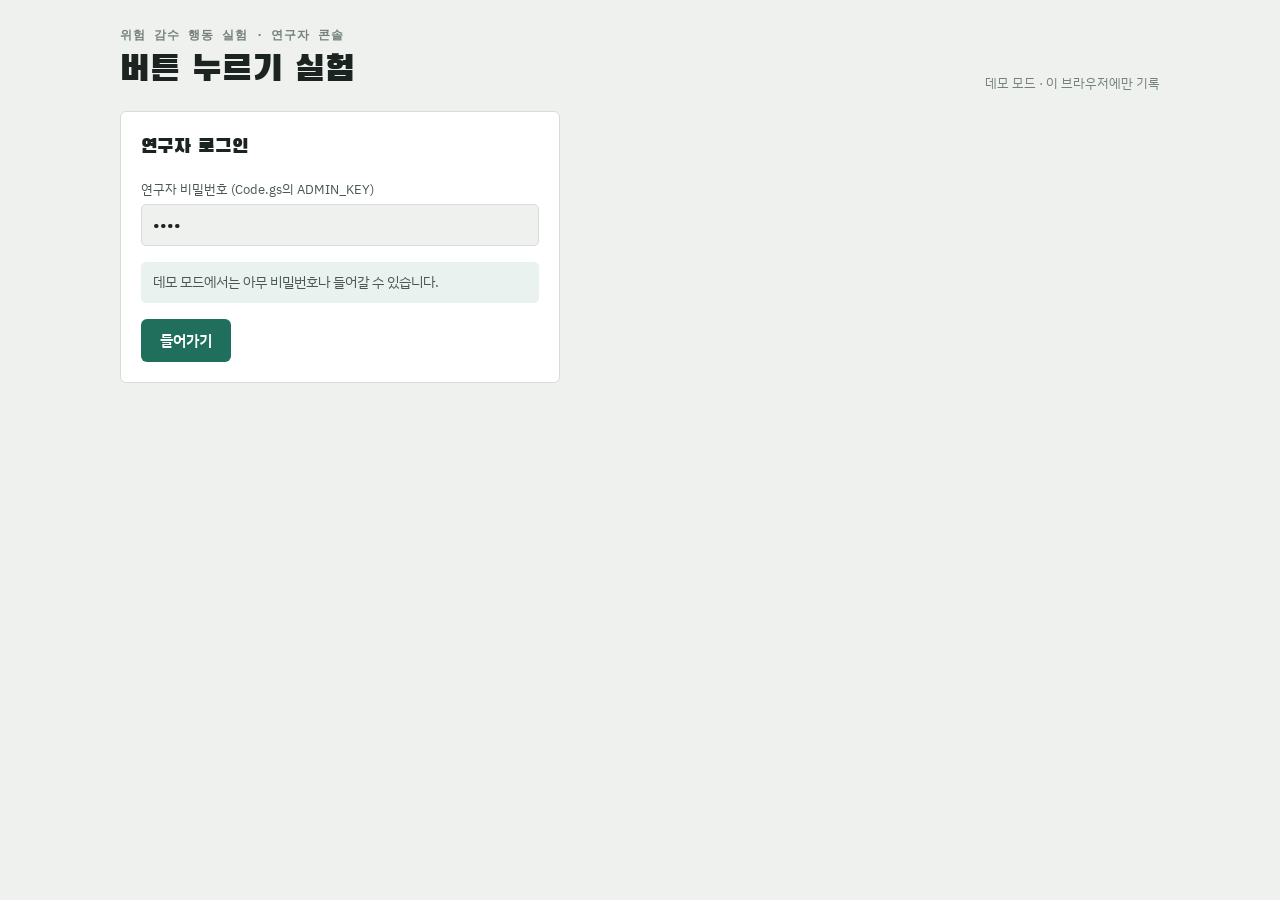
<file: docs/admin.html>
<!doctype html>
<html lang="ko">
<head>
<meta charset="utf-8">
<meta name="viewport" content="width=device-width, initial-scale=1, viewport-fit=cover">
<meta name="robots" content="noindex">
<title>버튼 실험 연구자 콘솔</title>
<link rel="preconnect" href="https://fonts.googleapis.com">
<link rel="preconnect" href="https://fonts.gstatic.com" crossorigin>
<link rel="stylesheet" href="https://fonts.googleapis.com/css2?family=Black+Han+Sans&family=IBM+Plex+Mono:wght@400;600&family=IBM+Plex+Sans+KR:wght@400;500;700&display=swap">
<link rel="stylesheet" href="style.css">
<script src="config.js"></script>
<script src="common.js"></script>
</head>
<body>
<div class="a-wrap">
  <div class="top">
    <div style="display:grid;gap:6px">
      <div class="eyebrow">위험 감수 행동 실험 · 연구자 콘솔</div>
      <h1>버튼 누르기 실험</h1>
    </div>
    <div class="row"><span class="small" id="modeTxt"></span><button id="logout" hidden>로그아웃</button></div>
  </div>

  <!-- 로그인 -->
  <form class="panel" id="login" style="max-width:440px" novalidate>
    <h2>연구자 로그인</h2>
    <label class="field" for="key">연구자 비밀번호 (Code.gs의 ADMIN_KEY)<input id="key" type="password" autocomplete="current-password"></label>
    <div id="loginErr"></div>
    <div class="row"><button class="primary" type="submit">들어가기</button></div>
  </form>

  <div id="app" hidden>
    <nav class="tabs" role="tablist" aria-label="연구자 메뉴">
      <button role="tab" id="tab-results" aria-selected="true" aria-controls="view-results">결과 <span class="num" id="countTxt"></span></button>
      <button role="tab" id="tab-links" aria-selected="false" aria-controls="view-links">참가 링크</button>
      <button role="tab" id="tab-settings" aria-selected="false" aria-controls="view-settings">설정</button>
    </nav>

    <section id="view-results" role="tabpanel" aria-labelledby="tab-results" class="panel">
      <div class="row" style="justify-content:space-between">
        <h2>집단 비교</h2>
        <div class="row">
          <button id="csvRuns">참가자별 CSV</button>
          <button id="csvPresses">누름 기록 CSV</button>
          <button id="reload">새로고침</button>
        </div>
      </div>
      <p class="small" id="loadedAt"></p>
      <div id="resultsBody"></div>
    </section>

    <section id="view-links" role="tabpanel" aria-labelledby="tab-links" class="panel" hidden>
      <h2>참가자에게 보낼 링크</h2>
      <p class="muted">참가자는 자기 휴대폰이나 컴퓨터에서 링크를 열고 참가자 ID를 입력한 뒤 과제를 합니다. 로그인은 필요 없습니다.</p>
      <div id="links"></div>
      <p class="note">링크 끝에 <code>&amp;pid=P001</code>을 붙이면 참가자 ID 입력 칸이 사라지고 그 ID로 기록됩니다. 참가자별 링크를 따로 보낼 때 쓰세요.</p>
    </section>

    <section id="view-settings" role="tabpanel" aria-labelledby="tab-settings" class="panel" hidden>
      <h2>실험 조건</h2>
      <p class="muted">두 집단은 확률·보상 규칙이 같고, 실험 집단만 누를 수 있는 횟수에 한계가 있습니다. 저장하면 이후에 시작하는 참가자부터 적용되고, 각 기록에는 그때의 조건이 함께 남습니다.</p>
      <div class="grid2">
        <div>
          <h3>모집</h3>
          <label class="check" for="sOpen"><input type="checkbox" id="sOpen">참여 받기 (끄면 새 참가자가 시작할 수 없음)</label>
          <label class="check" for="sRepeat"><input type="checkbox" id="sRepeat">같은 참가자 ID·기기의 재참여 허용</label>
          <label class="field" for="sTitle">과제 제목<input id="sTitle" maxlength="60"></label>
        </div>
        <div>
          <h3>성공 확률</h3>
          <label class="field" for="cP0">첫 번째 누름 성공 확률 (%)<input id="cP0" type="number" min="1" max="100" step="1"></label>
          <label class="field" for="cPStep">누를 때마다 감소 (%p)<input id="cPStep" type="number" min="0" max="50" step="0.5"></label>
          <label class="field" for="cPMin">최저 확률 (%)<input id="cPMin" type="number" min="0" max="100" step="0.5"></label>
        </div>
        <div>
          <h3>보상</h3>
          <label class="field" for="cR0">첫 번째 성공 보상 (원)<input id="cR0" type="number" min="0" step="10"></label>
          <label class="field" for="cRStep">누를 때마다 증가 (원)<input id="cRStep" type="number" min="0" step="10"></label>
          <label class="field" for="cCost">1회 누름 비용 (원, 0이면 없음)<input id="cCost" type="number" min="0" step="10"></label>
        </div>
        <div>
          <h3>실패했을 때</h3>
          <div class="seg" role="radiogroup" aria-label="실패 처리">
            <label><input type="radio" name="fail" value="lose" id="fLose">모은 돈을 모두 잃고 종료</label>
            <label><input type="radio" name="fail" value="miss" id="fMiss">그 회차만 0원, 계속</label>
          </div>
          <label class="field" for="cSafety">통제 집단 안전 상한 (참가자에게 비공개)<input id="cSafety" type="number" min="10" step="10"></label>
        </div>
        <div>
          <h3>실험 집단</h3>
          <label class="field" for="cCap">누를 수 있는 최대 횟수<input id="cCap" type="number" min="1" step="1"></label>
          <h3>참가자에게 보여줄 정보</h3>
          <label class="check" for="sProb"><input type="checkbox" id="sProb">다음 누름의 성공 확률</label>
          <label class="check" for="sReward"><input type="checkbox" id="sReward">다음 누름의 성공 보상</label>
          <label class="check" for="sRemain"><input type="checkbox" id="sRemain">남은 기회 (실험 집단)</label>
        </div>
        <div>
          <h3>동의 안내문</h3>
          <label class="field" for="sConsent">참가자가 시작 전에 읽는 글<textarea id="sConsent"></textarea></label>
        </div>
      </div>
      <div id="settingsWarn"></div>
      <div class="row"><button class="primary" id="saveSettings">조건 저장</button><button id="resetSettings">기본값 불러오기</button><span class="small" id="settingsMsg" role="status"></span></div>
      <h3>회차별 확률과 보상</h3>
      <div class="tablewrap"><table id="schedule" aria-label="누름 회차별 확률과 보상"></table></div>
    </section>
  </div>
</div>

<script>
(() => {
"use strict";
const { DEFAULTS, probAt, rewardAt, won, pct, esc, errorText, api, demo, LS, mean, median, sd, welch, toCsv, download } = window.BX;
const $ = id => document.getElementById(id);
const GROUP = { control: "통제 집단", experimental: "실험 집단" };
const REASON = { stop: "그만둠", fail: "실패", cap: "한계 도달", safety: "안전 상한" };
const f1 = x => Number.isNaN(x) ? "–" : x.toFixed(1);

let key = "", data = { runs: [], presses: [], config: { ...DEFAULTS } }, cfg = { ...DEFAULTS };

$("modeTxt").textContent = demo ? "데모 모드 · 이 브라우저에만 기록" : "Google 스프레드시트에 기록 중";

// ---------- 로그인 ----------
async function login(k) {
  const res = await api({ action: "ping", key: k });
  if (!res.ok) { $("loginErr").innerHTML = `<div class="warn">${esc(errorText(res.error))}</div>`; return; }
  key = k; try { sessionStorage.setItem("bx.key", k); } catch (e) {}
  $("login").hidden = true; $("app").hidden = false; $("logout").hidden = false;
  await load();
}
$("login").addEventListener("submit", e => { e.preventDefault(); login($("key").value); });
$("logout").onclick = () => { try { sessionStorage.removeItem("bx.key"); } catch (e) {} location.reload(); };

async function load() {
  const res = await api({ action: "adminData", key });
  if (!res.ok) { $("resultsBody").innerHTML = `<div class="warn">${esc(errorText(res.error))}</div>`; return; }
  data = res;
  data.runs.forEach(r => { r.presses = +r.presses || 0; r.earned = +r.earned || 0; r.limit = +r.limit || 0; });
  cfg = { ...DEFAULTS, ...res.config };
  $("loadedAt").textContent = `불러온 시각 ${new Date().toLocaleTimeString("ko-KR")}`;
  $("countTxt").textContent = `(${data.runs.filter(r => r.status === "finished").length})`;
  renderResults(); fillSettings(); renderLinks();
}
$("reload").onclick = load;

// ---------- 탭 ----------
const tabs = ["results", "links", "settings"];
tabs.forEach(t => $("tab-" + t).addEventListener("click", () => {
  tabs.forEach(u => { $("tab-" + u).setAttribute("aria-selected", u === t); $("view-" + u).hidden = u !== t; });
}));

// ---------- 결과 ----------
let pendingDelete = null;
function groupStats(g) {
  const rs = data.runs.filter(r => r.group === g && r.status === "finished");
  const share = k => rs.length ? rs.filter(r => r.end_reason === k).length / rs.length : NaN;
  return { rs, n: rs.length, presses: rs.map(r => r.presses), earn: rs.map(r => r.earned), share,
    dropped: data.runs.filter(r => r.group === g && r.status !== "finished").length };
}
function renderResults() {
  const body = $("resultsBody");
  if (!data.runs.length) {
    body.innerHTML = `<div class="empty">아직 기록이 없습니다. '참가 링크' 탭의 링크를 참가자에게 보내면, 과제를 마친 사람부터 여기에 집단별 결과가 쌓입니다.</div>`;
    return;
  }
  const S = { control: groupStats("control"), experimental: groupStats("experimental") };
  const card = g => {
    const s = S[g], capKey = g === "experimental" ? "cap" : "safety";
    const sh = k => Number.isNaN(s.share(k)) ? "–" : pct(s.share(k));
    return `<div class="gcard ${g}"><h3>${GROUP[g]} <span class="small">완료 ${s.n}명 · 진행 중/이탈 ${s.dropped}명</span></h3><div class="kv">
      <span>평균 누른 횟수 (SD)</span><span>${f1(mean(s.presses))} (${f1(sd(s.presses))})</span>
      <span>누른 횟수 중앙값</span><span>${f1(median(s.presses))}</span>
      <span>평균 받은 금액</span><span>${s.n ? won(mean(s.earn)) : "–"}</span>
      <span>스스로 그만둠</span><span>${sh("stop")}</span>
      <span>실패로 종료</span><span>${sh("fail")}</span>
      <span>${g === "experimental" ? "한계까지 누름" : "안전 상한 도달"}</span><span>${sh(capKey)}</span>
    </div></div>`;
  };
  const w = welch(S.experimental.presses, S.control.presses);
  const test = w ? `누른 횟수 차이 (실험 − 통제) = ${f1(mean(S.experimental.presses) - mean(S.control.presses))}회, Welch t(${w.df.toFixed(1)}) = ${w.t.toFixed(2)}, p ${w.p < 0.001 ? "< .001" : "= " + w.p.toFixed(3)}`
    : "집단마다 완료자가 2명 이상 모이면 누른 횟수 차이 검정(Welch t)을 보여줍니다.";
  const cfgs = new Set(data.runs.filter(r => r.status === "finished").map(r => r.config_json));
  body.innerHTML = `<div class="summary">${card("control")}${card("experimental")}</div>
    <p class="note">${test}${cfgs.size > 1 ? "<br>주의: 조건이 다른 기록이 섞여 있습니다. CSV의 cfg_ 열로 걸러서 분석하세요." : ""}</p>
    <div class="chart"><div class="row" style="justify-content:space-between"><h3>누른 횟수 분포 (완료자)</h3><div class="legend"><span><i style="background:var(--ctrl)"></i>통제 집단</span><span><i style="background:var(--exp)"></i>실험 집단</span></div></div>${chart(S)}</div>
    <h3>참가자별 기록</h3>
    <div class="tablewrap"><table><thead><tr><th>참가자</th><th>완료 코드</th><th>집단</th><th>누른 횟수</th><th>받은 금액</th><th>종료</th><th>시작 시각</th><th></th></tr></thead><tbody>
    ${[...data.runs].reverse().map(r => `<tr class="${r.status === "finished" ? "" : "status-started"}"><td class="txt">${esc(r.participant_id)}</td><td>${esc(String(r.run_id).slice(0, 6).toUpperCase())}</td><td class="txt"><span class="gpill ${esc(r.group)}">${GROUP[r.group] || esc(r.group)}</span></td><td>${r.status === "finished" ? r.presses : "–"}</td><td>${r.status === "finished" ? won(r.earned) : "–"}</td><td class="txt">${r.status === "finished" ? (REASON[r.end_reason] || esc(r.end_reason)) : "진행 중/이탈"}</td><td>${esc(new Date(r.started_at).toLocaleString("ko-KR", { dateStyle: "short", timeStyle: "short" }))}</td><td><button class="danger" data-del="${esc(r.run_id)}" style="padding:4px 10px;font-size:12.5px">${pendingDelete === String(r.run_id) ? "정말 삭제" : "삭제"}</button></td></tr>`).join("")}
    </tbody></table></div>`;
  body.querySelectorAll("[data-del]").forEach(b => b.onclick = async () => {
    const id = b.dataset.del;
    if (pendingDelete !== id) { pendingDelete = id; renderResults(); return; }
    pendingDelete = null; b.disabled = true;
    const res = await api({ action: "deleteRun", key, runId: id });
    if (!res.ok) alertBox(errorText(res.error));
    load();
  });
}
function alertBox(t) { $("resultsBody").insertAdjacentHTML("afterbegin", `<div class="warn">${esc(t)}</div>`); }

function chart(S) {
  const all = [...S.control.presses, ...S.experimental.presses];
  if (!all.length) return `<div class="empty">완료한 참가자가 아직 없습니다.</div>`;
  const maxN = Math.max(1, ...all), W = 760, H = 190, L = 40, R = 10, T = 14, B = 28, pw = W - L - R, ph = H - T - B;
  const cnt = g => { const h = new Array(maxN + 1).fill(0); S[g].presses.forEach(v => h[v]++); return h.map(c => S[g].n ? c / S[g].n : 0); };
  const hc = cnt("control"), he = cnt("experimental"), yMax = Math.max(0.05, ...hc, ...he);
  const step = yMax > 0.5 ? 0.2 : yMax > 0.2 ? 0.1 : 0.05, top = Math.ceil(yMax / step - 1e-9) * step;
  const slot = pw / (maxN + 1), bw = Math.max(2, (slot - 4) / 2), y = v => T + ph - v / top * ph;
  let g = "";
  for (let v = 0; v <= top + 1e-9; v += step) g += `<line x1="${L}" x2="${W - R}" y1="${y(v)}" y2="${y(v)}" stroke="var(--line)"/><text x="${L - 6}" y="${y(v) + 4}" text-anchor="end" font-size="11" fill="var(--ink-3)" font-family="var(--f-mono)">${Math.round(v * 100)}%</text>`;
  const every = Math.ceil((maxN + 1) / 20);
  for (let i = 0; i <= maxN; i++) {
    const x0 = L + i * slot + 2;
    [[hc[i], "var(--ctrl)", "통제"], [he[i], "var(--exp)", "실험"]].forEach(([v, col, nm], k) => {
      if (v > 0) g += `<rect x="${x0 + k * bw}" y="${y(v)}" width="${bw - 1}" height="${T + ph - y(v)}" rx="2" fill="${col}"><title>${nm} 집단 · ${i}회 · ${pct(v)}</title></rect>`;
    });
    if (i % every === 0) g += `<text x="${x0 + bw}" y="${H - 8}" text-anchor="middle" font-size="11" fill="var(--ink-3)" font-family="var(--f-mono)">${i}</text>`;
  }
  const cap = S.experimental.rs.length ? S.experimental.rs[S.experimental.rs.length - 1].limit : null;
  if (cap && cap <= maxN) { const xc = L + (cap + 1) * slot; g += `<line x1="${xc}" x2="${xc}" y1="${T}" y2="${T + ph}" stroke="var(--exp)" stroke-dasharray="4 3" stroke-width="1.5"/><text x="${xc - 4}" y="${T + 10}" text-anchor="end" font-size="11" fill="var(--exp)" font-weight="700">실험 한계 ${cap}회</text>`; }
  g += `<line x1="${L}" x2="${W - R}" y1="${T + ph}" y2="${T + ph}" stroke="var(--ink-3)"/>`;
  return `<svg viewBox="0 0 ${W} ${H}" role="img" aria-label="집단별 누른 횟수 분포">${g}</svg><p class="small">가로축: 누른 횟수, 세로축: 집단 안 완료자 비율</p>`;
}

// ---------- CSV ----------
const cfgCols = ["p0", "pStep", "pMin", "r0", "rStep", "cost", "failMode", "cap", "safety", "showProb", "showReward", "showRemain"];
const stamp = () => new Date().toISOString().slice(0, 10);
$("csvRuns").onclick = () => {
  const rows = data.runs.map(r => { let c = {}; try { c = JSON.parse(r.config_json || "{}"); } catch (e) {} const o = { ...r, completion_code: String(r.run_id).slice(0, 6).toUpperCase() }; cfgCols.forEach(k => o["cfg_" + k] = c[k]); return o; });
  download(`button_experiment_runs_${stamp()}.csv`, toCsv(rows, ["run_id", "completion_code", "participant_id", "group", "assignment", "limit", "status", "presses", "earned", "end_reason", "started_at", "ended_at", "instruction_ms", "total_ms", "user_agent", ...cfgCols.map(k => "cfg_" + k)]));
};
$("csvPresses").onclick = () => download(`button_experiment_presses_${stamp()}.csv`, toCsv(data.presses, ["run_id", "participant_id", "group", "press_no", "prob", "reward", "draw", "success", "pot_before", "pot_after", "ms_since_start"]));

// ---------- 참가 링크 ----------
function renderLinks() {
  const base = new URL("index.html", location.href).href;
  const rows = [
    ["균형 무작위 배정 (추천)", base, "한 링크를 모두에게 보냅니다. 시작한 인원이 적은 집단에 배정하고, 같으면 무작위로 정합니다."],
    ["통제 집단 전용", base + "?g=c", "이 링크로 들어온 참가자는 모두 통제 집단(횟수 제한 없음)입니다."],
    ["실험 집단 전용", base + "?g=e", `이 링크로 들어온 참가자는 모두 실험 집단(최대 ${cfg.cap}회)입니다.`]
  ];
  $("links").innerHTML = rows.map(([t, u, d], i) => `<div class="linkrow"><h3>${t}</h3><code id="lk${i}">${esc(u)}</code><div class="row"><button data-copy="lk${i}">복사</button><a href="${esc(u)}" target="_blank" rel="noopener">새 창에서 열기</a></div><p class="small">${d}</p></div>`).join("");
  $("links").querySelectorAll("[data-copy]").forEach(b => b.onclick = async () => {
    const el = $(b.dataset.copy);
    try { await navigator.clipboard.writeText(el.textContent); b.textContent = "복사했습니다"; }
    catch (e) { const r = document.createRange(); r.selectNodeContents(el); const s = getSelection(); s.removeAllRanges(); s.addRange(r); b.textContent = "선택했습니다. 복사하세요"; }
    setTimeout(() => b.textContent = "복사", 1800);
  });
}

// ---------- 설정 ----------
const F = { cP0: ["p0", 100], cPStep: ["pStep", 100], cPMin: ["pMin", 100], cR0: ["r0", 1], cRStep: ["rStep", 1], cCost: ["cost", 1], cCap: ["cap", 1], cSafety: ["safety", 1] };
function fillSettings(c = cfg) {
  for (const [id, [k, m]] of Object.entries(F)) $(id).value = +(c[k] * m).toFixed(4);
  $(c.failMode === "miss" ? "fMiss" : "fLose").checked = true;
  $("sProb").checked = c.showProb; $("sReward").checked = c.showReward; $("sRemain").checked = c.showRemain;
  $("sOpen").checked = c.open; $("sRepeat").checked = c.allowRepeat;
  $("sTitle").value = c.title; $("sConsent").value = c.consentText;
  onSettingsInput();
}
function readSettings() {
  const c = { ...cfg };
  for (const [id, [k, m]] of Object.entries(F)) { const v = parseFloat($(id).value); if (!Number.isNaN(v)) c[k] = v / m; }
  c.p0 = Math.min(1, Math.max(0, c.p0)); c.pMin = Math.min(c.p0, Math.max(0, c.pMin)); c.pStep = Math.max(0, c.pStep);
  c.r0 = Math.max(0, c.r0); c.rStep = Math.max(0, c.rStep); c.cost = Math.max(0, c.cost);
  c.cap = Math.max(1, Math.round(c.cap)); c.safety = Math.max(c.cap, Math.round(c.safety));
  c.failMode = $("fMiss").checked ? "miss" : "lose";
  c.showProb = $("sProb").checked; c.showReward = $("sReward").checked; c.showRemain = $("sRemain").checked;
  c.open = $("sOpen").checked; c.allowRepeat = $("sRepeat").checked;
  c.title = $("sTitle").value.trim() || DEFAULTS.title; c.consentText = $("sConsent").value.trim() || DEFAULTS.consentText;
  return c;
}
function onSettingsInput() {
  const c = readSettings(), w = [];
  if (c.failMode === "miss" && c.cost === 0) w.push("실패해도 잃는 것이 없고 누름 비용도 0원이면, 통제 집단은 안전 상한까지 계속 누르는 것이 항상 이득입니다. 누름 비용을 두거나 '모은 돈을 모두 잃고 종료'를 쓰세요.");
  if (!c.open) w.push("참여 받기가 꺼져 있습니다. 저장하면 새 참가자는 시작할 수 없습니다.");
  $("settingsWarn").innerHTML = w.map(t => `<div class="warn">${t}</div>`).join("");
  renderSchedule(c);
}
document.querySelectorAll("#view-settings input, #view-settings textarea").forEach(el => el.addEventListener("input", onSettingsInput));
$("saveSettings").onclick = async () => {
  $("settingsMsg").textContent = "저장 중…";
  const res = await api({ action: "saveConfig", key, config: readSettings() });
  if (!res.ok) { $("settingsMsg").textContent = errorText(res.error); return; }
  cfg = { ...DEFAULTS, ...res.config }; renderLinks();
  $("settingsMsg").textContent = "저장했습니다. 이후 시작하는 참가자부터 적용됩니다.";
};
$("resetSettings").onclick = () => { fillSettings({ ...DEFAULTS }); $("settingsMsg").textContent = "기본값을 불러왔습니다. 조건 저장을 눌러야 적용됩니다."; };

function renderSchedule(c) {
  let rows = "", surv = 1, pot = 0;
  const show = Math.min(Math.max(c.cap + 5, 15), c.safety);
  for (let n = 1; n <= show; n++) {
    const p = probAt(n, c), r = rewardAt(n, c), before = pot;
    surv *= p; pot += r - c.cost;
    // 이 회차를 누를 때의 기대 이득 (계속 성공해 왔다고 가정)
    const ev = c.failMode === "lose" ? p * pot - before : p * r - c.cost;
    rows += `<tr class="${n === c.cap ? "capline" : ""}"><td>${n}${n === c.cap ? ' <span class="gpill experimental">실험 한계</span>' : ""}</td><td>${pct(p)}</td><td>${won(r)}</td><td>${won(pot)}</td>${c.failMode === "lose" ? `<td>${pct(surv)}</td>` : ""}<td style="color:${ev >= 0 ? "var(--good)" : "var(--bad)"}">${ev >= 0 ? "+" : ""}${won(ev)}</td></tr>`;
  }
  $("schedule").innerHTML = `<thead><tr><th>회차</th><th>성공 확률</th><th>성공 보상</th><th>연속 성공 시 누적</th>${c.failMode === "lose" ? "<th>여기까지 생존</th>" : ""}<th>이 회차 기대 이득</th></tr></thead><tbody>${rows}</tbody>`;
}

// ---------- 시작 ----------
let saved = ""; try { saved = sessionStorage.getItem("bx.key") || ""; } catch (e) {}
if (saved) login(saved);
else if (demo) { $("key").value = "demo"; $("loginErr").innerHTML = `<div class="note">데모 모드에서는 아무 비밀번호나 들어갈 수 있습니다.</div>`; }
})();
</script>
</body>
</html>
</file>
<file: docs/style.css>
/* 레이아웃: 참가자 화면은 가운데 한 줄 무대, 연구자 화면은 탭 3개짜리 콘솔 */
:root {
  --bg: #eff1ef;
  --paper: #ffffff;
  --ink: #1b2420;
  --ink-2: #4b5852;
  --ink-3: #75827c;
  --line: #d6ddd9;
  --accent: #1f6f5c;
  --btn: #c8442f;
  --btn-press: #a2341f;
  --ctrl: #eb6834;
  --exp: #2a78d6;
  --good: #1a7f4b;
  --bad: #c2362b;
  --f-display: "Black Han Sans", "Noto Sans KR", system-ui, sans-serif;
  --f-body: "IBM Plex Sans KR", "Noto Sans KR", "Apple SD Gothic Neo", "Malgun Gothic", system-ui, sans-serif;
  --f-mono: "IBM Plex Mono", ui-monospace, Menlo, Consolas, monospace;
  color-scheme: light;
}
@media (prefers-color-scheme: dark) {
  :root:not([data-theme="light"]) {
    --bg: #121715; --paper: #1a201d; --ink: #e6ece9; --ink-2: #b2bdb7; --ink-3: #8a968f; --line: #2d3632;
    --accent: #4fb397; --btn: #d9553f; --btn-press: #b8432f; --ctrl: #d95926; --exp: #3987e5; --good: #3fbf7f; --bad: #ef6b5f;
    color-scheme: dark;
  }
}
:root[data-theme="dark"] {
  --bg: #121715; --paper: #1a201d; --ink: #e6ece9; --ink-2: #b2bdb7; --ink-3: #8a968f; --line: #2d3632;
  --accent: #4fb397; --btn: #d9553f; --btn-press: #b8432f; --ctrl: #d95926; --exp: #3987e5; --good: #3fbf7f; --bad: #ef6b5f;
  color-scheme: dark;
}
* { box-sizing: border-box; }
[hidden] { display: none !important; }
html { -webkit-text-size-adjust: 100%; }
body {
  margin: 0; background: var(--bg); color: var(--ink); font-family: var(--f-body); font-size: 15px; line-height: 1.55;
  padding-left: max(16px, env(safe-area-inset-left, 0px)); padding-right: max(16px, env(safe-area-inset-right, 0px));
  padding-block: max(24px, env(safe-area-inset-top, 0px)) max(40px, env(safe-area-inset-bottom, 0px));
}
h1, h2 { font-family: var(--f-display); font-weight: 400; margin: 0; text-wrap: balance; letter-spacing: .01em; }
h1 { font-size: clamp(26px, 6vw, 36px); line-height: 1.2; }
h2 { font-size: 20px; }
h3 { margin: 0; font-size: 15px; }
p { margin: 0; max-width: 68ch; }
.muted { color: var(--ink-2); }
.small { font-size: 13px; color: var(--ink-3); }
.eyebrow { font: 600 12px var(--f-mono); letter-spacing: .08em; text-transform: uppercase; color: var(--ink-3); }
.num { font-family: var(--f-mono); font-variant-numeric: tabular-nums; }

button { font: 600 15px var(--f-body); padding: 10px 18px; border-radius: 6px; border: 1px solid var(--line); background: var(--paper); color: var(--ink); cursor: pointer; }
button.primary { background: var(--accent); border-color: transparent; color: #fff; }
button.danger { color: var(--bad); }
button:disabled { opacity: .5; cursor: default; }
button:focus-visible, input:focus-visible, select:focus-visible, textarea:focus-visible, a:focus-visible { outline: 2px solid var(--ink); outline-offset: 2px; }
a { color: var(--accent); }

.field { display: grid; gap: 5px; font-size: 13px; color: var(--ink-2); }
.field input, .field select, .field textarea { font: 500 16px var(--f-body); padding: 9px 11px; border: 1px solid var(--line); border-radius: 5px; background: var(--bg); color: var(--ink); width: 100%; }
.field input[type="number"] { font-family: var(--f-mono); }
.field textarea { min-height: 110px; resize: vertical; line-height: 1.6; }
.check { display: flex; gap: 10px; align-items: flex-start; font-size: 15px; }
.check input { width: 20px; height: 20px; margin-top: 2px; accent-color: var(--accent); flex: none; }
.row { display: flex; flex-wrap: wrap; gap: 10px; align-items: center; }
.note { font-size: 13.5px; padding: 10px 12px; border-radius: 5px; background: color-mix(in srgb, var(--accent) 9%, transparent); color: var(--ink-2); }
.warn { font-size: 13.5px; padding: 10px 12px; border-radius: 5px; background: color-mix(in srgb, var(--bad) 10%, transparent); color: var(--bad); }
.demo-bar { font-size: 12.5px; text-align: center; padding: 6px 10px; border-radius: 5px; background: color-mix(in srgb, var(--ctrl) 14%, transparent); color: var(--ink-2); }

/* ---------- 참가자 ---------- */
.p-wrap { min-height: calc(100dvh - 64px); display: grid; place-items: center; }
.stage { width: 100%; max-width: 560px; display: grid; gap: 22px; justify-items: center; text-align: center; }
.stage > * { max-width: 100%; }
.card { width: 100%; text-align: left; display: grid; gap: 14px; background: var(--paper); border: 1px solid var(--line); border-radius: 8px; padding: 20px; font-size: 16px; line-height: 1.7; }
.card ul { margin: 0; padding-left: 20px; display: grid; gap: 6px; }
.consent { white-space: pre-wrap; color: var(--ink-2); font-size: 15px; }
.pot { display: grid; gap: 2px; }
.pot .k { font-size: 13px; color: var(--ink-3); }
.pot .v { font: 600 clamp(40px, 12vw, 60px) var(--f-mono); font-variant-numeric: tabular-nums; line-height: 1.05; }
.meta { display: flex; flex-wrap: wrap; justify-content: center; gap: 8px 22px; font-size: 14px; color: var(--ink-2); }
.meta b { font-family: var(--f-mono); color: var(--ink); font-size: 17px; }
.bigbtn {
  width: min(60vw, 230px); aspect-ratio: 1; border-radius: 50%; border: 0; padding: 0;
  background: radial-gradient(circle at 35% 30%, color-mix(in srgb, var(--btn) 70%, #fff) 0%, var(--btn) 55%, var(--btn-press) 100%);
  box-shadow: 0 10px 0 var(--btn-press), 0 16px 26px color-mix(in srgb, var(--btn-press) 35%, transparent);
  color: #fff; font: 400 30px var(--f-display); letter-spacing: .04em; transition: transform .06s, box-shadow .06s;
  touch-action: manipulation; -webkit-tap-highlight-color: transparent; user-select: none;
}
.bigbtn:active:not(:disabled) { transform: translateY(8px); box-shadow: 0 2px 0 var(--btn-press), 0 6px 12px color-mix(in srgb, var(--btn-press) 35%, transparent); }
.bigbtn:disabled { filter: grayscale(.7); opacity: .6; }
.flash { min-height: 30px; font: 700 20px var(--f-body); }
.flash.win { color: var(--good); }
.flash.lose { color: var(--bad); }
.wide { font-size: 16px; padding: 13px 26px; }
.code { font: 600 28px var(--f-mono); letter-spacing: .12em; padding: 8px 16px; border: 1px dashed var(--line); border-radius: 6px; background: var(--paper); }

/* ---------- 연구자 ---------- */
.a-wrap { max-width: 1040px; margin: 0 auto; display: grid; gap: 18px; }
.top { display: flex; flex-wrap: wrap; justify-content: space-between; align-items: end; gap: 12px; }
nav.tabs { display: flex; gap: 4px; border-bottom: 1px solid var(--line); overflow-x: auto; }
nav.tabs button { background: none; border: 0; border-bottom: 3px solid transparent; border-radius: 0; padding: 10px 14px; color: var(--ink-2); }
nav.tabs button[aria-selected="true"] { color: var(--ink); border-bottom-color: var(--accent); }
.panel { background: var(--paper); border: 1px solid var(--line); border-radius: 6px; padding: 20px; display: grid; gap: 16px; min-width: 0; align-content: start; }
.grid2 { display: grid; grid-template-columns: repeat(auto-fit, minmax(260px, 1fr)); gap: 18px; }
.grid2 > div { display: grid; gap: 12px; align-content: start; min-width: 0; }
.seg { display: flex; flex-wrap: wrap; gap: 6px; }
.seg label { display: flex; align-items: center; gap: 6px; padding: 8px 12px; border: 1px solid var(--line); border-radius: 5px; cursor: pointer; font-size: 14px; color: var(--ink); }
.seg label:has(input:checked) { border-color: var(--accent); background: color-mix(in srgb, var(--accent) 10%, transparent); font-weight: 700; }
.seg input { accent-color: var(--accent); }
.tablewrap { overflow-x: auto; }
table { border-collapse: collapse; width: 100%; font-size: 13.5px; }
th, td { padding: 7px 10px; border-bottom: 1px solid var(--line); text-align: right; white-space: nowrap; }
th:first-child, td:first-child { text-align: left; }
thead th { font-size: 12px; font-weight: 500; color: var(--ink-3); }
td { font-family: var(--f-mono); font-variant-numeric: tabular-nums; }
td.txt { font-family: var(--f-body); }
tr.capline td { border-bottom: 2px solid var(--exp); }
.gpill { display: inline-block; padding: 1px 8px; border-radius: 999px; font-size: 12px; font-weight: 700; font-family: var(--f-body); }
.gpill.control { color: var(--ctrl); background: color-mix(in srgb, var(--ctrl) 14%, transparent); }
.gpill.experimental { color: var(--exp); background: color-mix(in srgb, var(--exp) 14%, transparent); }
.status-started { color: var(--ink-3); }
.summary { display: grid; grid-template-columns: repeat(auto-fit, minmax(260px, 1fr)); gap: 14px; }
.gcard { border: 1px solid var(--line); border-top: 4px solid var(--tone); border-radius: 6px; padding: 14px; display: grid; gap: 10px; }
.gcard.control { --tone: var(--ctrl); } .gcard.experimental { --tone: var(--exp); }
.kv { display: grid; grid-template-columns: 1fr auto; gap: 4px 12px; font-size: 14px; }
.kv span:nth-child(even) { font-family: var(--f-mono); font-variant-numeric: tabular-nums; text-align: right; font-weight: 600; }
.chart svg { display: block; width: 100%; height: auto; }
.legend { display: flex; gap: 14px; font-size: 12.5px; color: var(--ink-2); }
.legend i { display: inline-block; width: 10px; height: 10px; border-radius: 2px; margin-right: 5px; vertical-align: -1px; }
.empty { padding: 28px 16px; text-align: center; color: var(--ink-3); border: 1px dashed var(--line); border-radius: 6px; }
.linkrow { display: grid; gap: 6px; padding: 12px 0; border-bottom: 1px solid var(--line); }
.linkrow:last-child { border-bottom: 0; }
.linkrow code { font: 13px var(--f-mono); background: var(--bg); padding: 8px 10px; border-radius: 5px; overflow-wrap: anywhere; }
@media (prefers-reduced-motion: reduce) { .bigbtn { transition: none; } }
</file>
